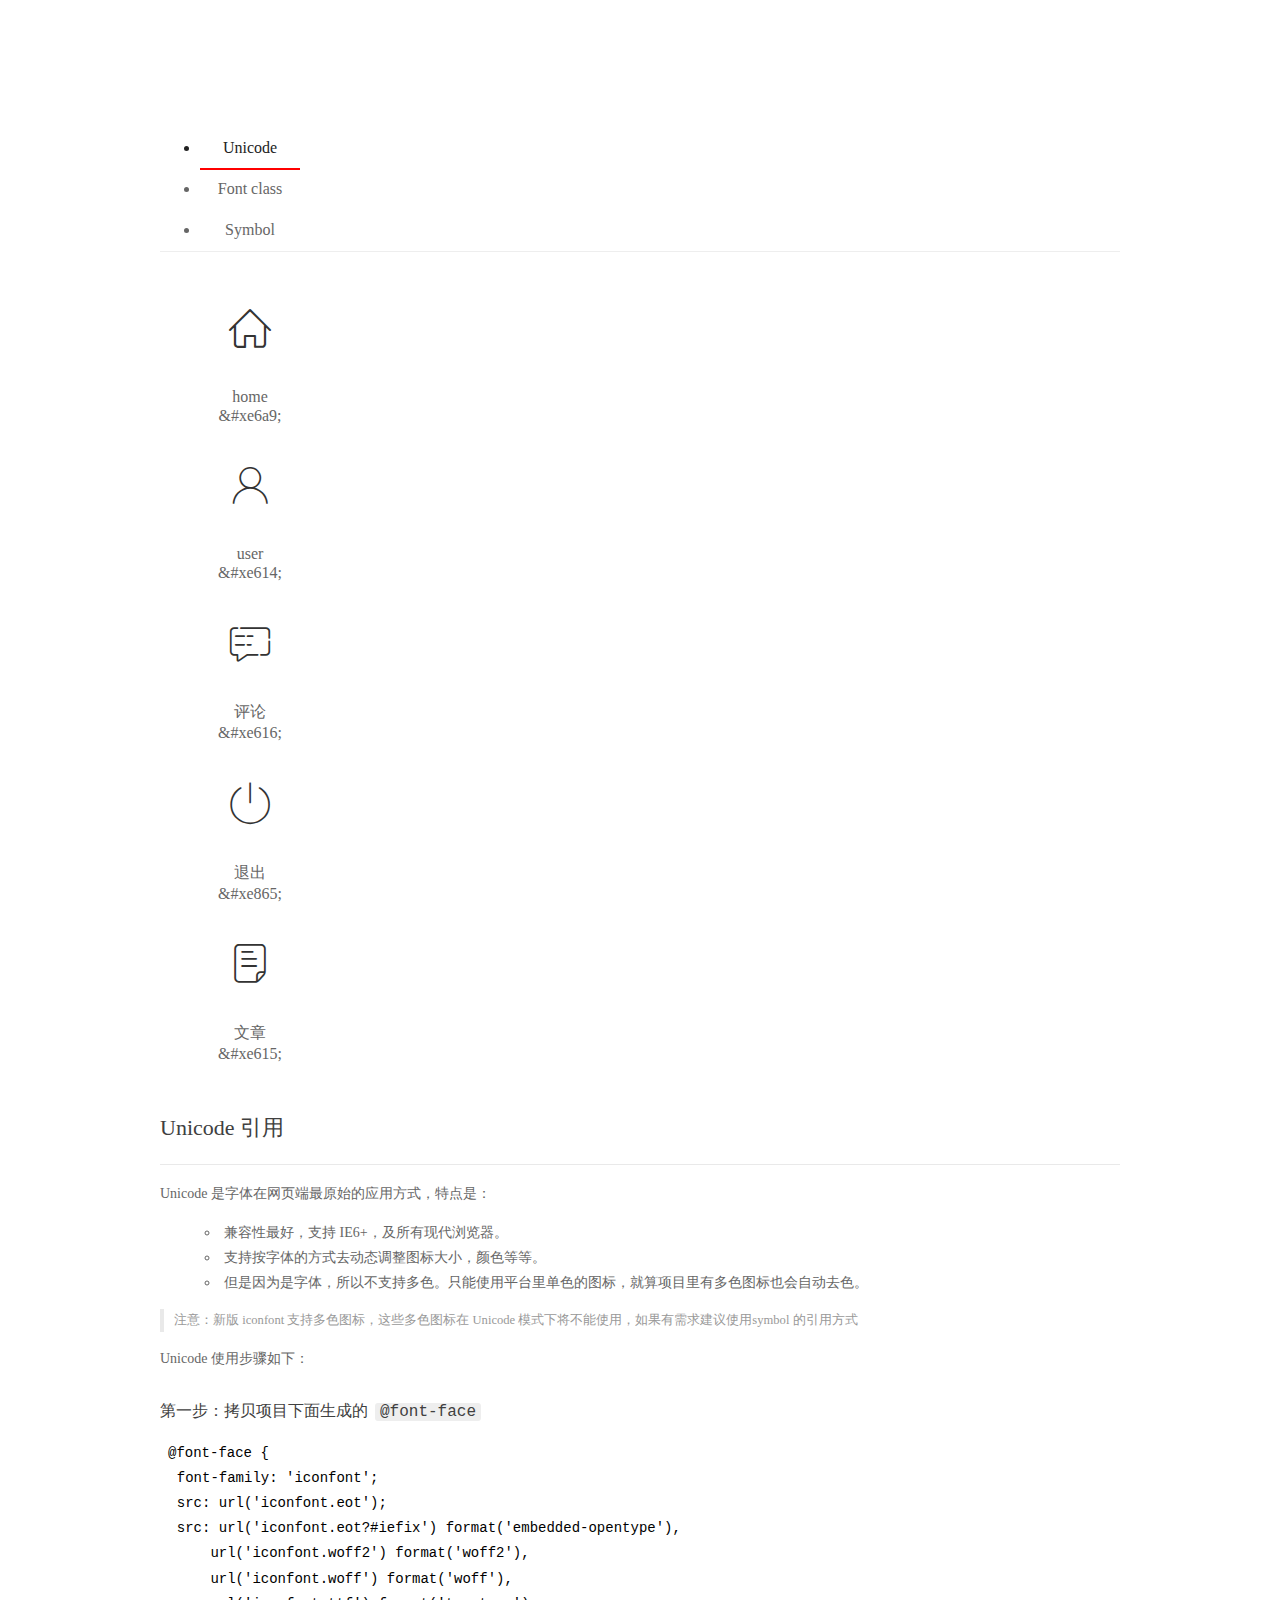
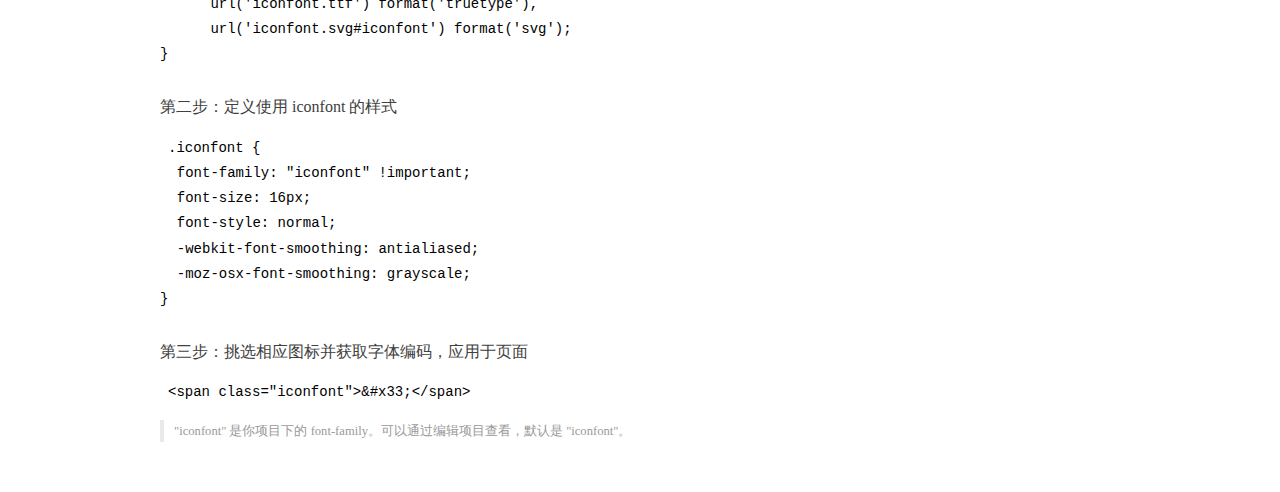
<file: day01/code/assets/fonts/demo_index.html>
<!DOCTYPE html>
<html>
<head>
  <meta charset="utf-8"/>
  <title>IconFont Demo</title>
  <link rel="shortcut icon" href="https://gtms04.alicdn.com/tps/i4/TB1_oz6GVXXXXaFXpXXJDFnIXXX-64-64.ico" type="image/x-icon"/>
  <link rel="stylesheet" href="https://g.alicdn.com/thx/cube/1.3.2/cube.min.css">
  <link rel="stylesheet" href="demo.css">
  <link rel="stylesheet" href="iconfont.css">
  <script src="iconfont.js"></script>
  <!-- jQuery -->
  <script src="https://a1.alicdn.com/oss/uploads/2018/12/26/7bfddb60-08e8-11e9-9b04-53e73bb6408b.js"></script>
  <!-- 代码高亮 -->
  <script src="https://a1.alicdn.com/oss/uploads/2018/12/26/a3f714d0-08e6-11e9-8a15-ebf944d7534c.js"></script>
</head>
<body>
  <div class="main">
    <h1 class="logo"><a href="https://www.iconfont.cn/" title="iconfont 首页" target="_blank">&#xe86b;</a></h1>
    <div class="nav-tabs">
      <ul id="tabs" class="dib-box">
        <li class="dib active"><span>Unicode</span></li>
        <li class="dib"><span>Font class</span></li>
        <li class="dib"><span>Symbol</span></li>
      </ul>
      
    </div>
    <div class="tab-container">
      <div class="content unicode" style="display: block;">
          <ul class="icon_lists dib-box">
          
            <li class="dib">
              <span class="icon iconfont">&#xe6a9;</span>
                <div class="name">home</div>
                <div class="code-name">&amp;#xe6a9;</div>
              </li>
          
            <li class="dib">
              <span class="icon iconfont">&#xe614;</span>
                <div class="name">user</div>
                <div class="code-name">&amp;#xe614;</div>
              </li>
          
            <li class="dib">
              <span class="icon iconfont">&#xe616;</span>
                <div class="name">评论</div>
                <div class="code-name">&amp;#xe616;</div>
              </li>
          
            <li class="dib">
              <span class="icon iconfont">&#xe865;</span>
                <div class="name">退出</div>
                <div class="code-name">&amp;#xe865;</div>
              </li>
          
            <li class="dib">
              <span class="icon iconfont">&#xe615;</span>
                <div class="name">文章</div>
                <div class="code-name">&amp;#xe615;</div>
              </li>
          
          </ul>
          <div class="article markdown">
          <h2 id="unicode-">Unicode 引用</h2>
          <hr>

          <p>Unicode 是字体在网页端最原始的应用方式，特点是：</p>
          <ul>
            <li>兼容性最好，支持 IE6+，及所有现代浏览器。</li>
            <li>支持按字体的方式去动态调整图标大小，颜色等等。</li>
            <li>但是因为是字体，所以不支持多色。只能使用平台里单色的图标，就算项目里有多色图标也会自动去色。</li>
          </ul>
          <blockquote>
            <p>注意：新版 iconfont 支持多色图标，这些多色图标在 Unicode 模式下将不能使用，如果有需求建议使用symbol 的引用方式</p>
          </blockquote>
          <p>Unicode 使用步骤如下：</p>
          <h3 id="-font-face">第一步：拷贝项目下面生成的 <code>@font-face</code></h3>
<pre><code class="language-css"
>@font-face {
  font-family: 'iconfont';
  src: url('iconfont.eot');
  src: url('iconfont.eot?#iefix') format('embedded-opentype'),
      url('iconfont.woff2') format('woff2'),
      url('iconfont.woff') format('woff'),
      url('iconfont.ttf') format('truetype'),
      url('iconfont.svg#iconfont') format('svg');
}
</code></pre>
          <h3 id="-iconfont-">第二步：定义使用 iconfont 的样式</h3>
<pre><code class="language-css"
>.iconfont {
  font-family: "iconfont" !important;
  font-size: 16px;
  font-style: normal;
  -webkit-font-smoothing: antialiased;
  -moz-osx-font-smoothing: grayscale;
}
</code></pre>
          <h3 id="-">第三步：挑选相应图标并获取字体编码，应用于页面</h3>
<pre>
<code class="language-html"
>&lt;span class="iconfont"&gt;&amp;#x33;&lt;/span&gt;
</code></pre>
          <blockquote>
            <p>"iconfont" 是你项目下的 font-family。可以通过编辑项目查看，默认是 "iconfont"。</p>
          </blockquote>
          </div>
      </div>
      <div class="content font-class">
        <ul class="icon_lists dib-box">
          
          <li class="dib">
            <span class="icon iconfont icon-home"></span>
            <div class="name">
              home
            </div>
            <div class="code-name">.icon-home
            </div>
          </li>
          
          <li class="dib">
            <span class="icon iconfont icon-user"></span>
            <div class="name">
              user
            </div>
            <div class="code-name">.icon-user
            </div>
          </li>
          
          <li class="dib">
            <span class="icon iconfont icon-pinglun"></span>
            <div class="name">
              评论
            </div>
            <div class="code-name">.icon-pinglun
            </div>
          </li>
          
          <li class="dib">
            <span class="icon iconfont icon-tuichu"></span>
            <div class="name">
              退出
            </div>
            <div class="code-name">.icon-tuichu
            </div>
          </li>
          
          <li class="dib">
            <span class="icon iconfont icon-16"></span>
            <div class="name">
              文章
            </div>
            <div class="code-name">.icon-16
            </div>
          </li>
          
        </ul>
        <div class="article markdown">
        <h2 id="font-class-">font-class 引用</h2>
        <hr>

        <p>font-class 是 Unicode 使用方式的一种变种，主要是解决 Unicode 书写不直观，语意不明确的问题。</p>
        <p>与 Unicode 使用方式相比，具有如下特点：</p>
        <ul>
          <li>兼容性良好，支持 IE8+，及所有现代浏览器。</li>
          <li>相比于 Unicode 语意明确，书写更直观。可以很容易分辨这个 icon 是什么。</li>
          <li>因为使用 class 来定义图标，所以当要替换图标时，只需要修改 class 里面的 Unicode 引用。</li>
          <li>不过因为本质上还是使用的字体，所以多色图标还是不支持的。</li>
        </ul>
        <p>使用步骤如下：</p>
        <h3 id="-fontclass-">第一步：引入项目下面生成的 fontclass 代码：</h3>
<pre><code class="language-html">&lt;link rel="stylesheet" href="./iconfont.css"&gt;
</code></pre>
        <h3 id="-">第二步：挑选相应图标并获取类名，应用于页面：</h3>
<pre><code class="language-html">&lt;span class="iconfont icon-xxx"&gt;&lt;/span&gt;
</code></pre>
        <blockquote>
          <p>"
            iconfont" 是你项目下的 font-family。可以通过编辑项目查看，默认是 "iconfont"。</p>
        </blockquote>
      </div>
      </div>
      <div class="content symbol">
          <ul class="icon_lists dib-box">
          
            <li class="dib">
                <svg class="icon svg-icon" aria-hidden="true">
                  <use xlink:href="#icon-home"></use>
                </svg>
                <div class="name">home</div>
                <div class="code-name">#icon-home</div>
            </li>
          
            <li class="dib">
                <svg class="icon svg-icon" aria-hidden="true">
                  <use xlink:href="#icon-user"></use>
                </svg>
                <div class="name">user</div>
                <div class="code-name">#icon-user</div>
            </li>
          
            <li class="dib">
                <svg class="icon svg-icon" aria-hidden="true">
                  <use xlink:href="#icon-pinglun"></use>
                </svg>
                <div class="name">评论</div>
                <div class="code-name">#icon-pinglun</div>
            </li>
          
            <li class="dib">
                <svg class="icon svg-icon" aria-hidden="true">
                  <use xlink:href="#icon-tuichu"></use>
                </svg>
                <div class="name">退出</div>
                <div class="code-name">#icon-tuichu</div>
            </li>
          
            <li class="dib">
                <svg class="icon svg-icon" aria-hidden="true">
                  <use xlink:href="#icon-16"></use>
                </svg>
                <div class="name">文章</div>
                <div class="code-name">#icon-16</div>
            </li>
          
          </ul>
          <div class="article markdown">
          <h2 id="symbol-">Symbol 引用</h2>
          <hr>

          <p>这是一种全新的使用方式，应该说这才是未来的主流，也是平台目前推荐的用法。相关介绍可以参考这篇<a href="">文章</a>
            这种用法其实是做了一个 SVG 的集合，与另外两种相比具有如下特点：</p>
          <ul>
            <li>支持多色图标了，不再受单色限制。</li>
            <li>通过一些技巧，支持像字体那样，通过 <code>font-size</code>, <code>color</code> 来调整样式。</li>
            <li>兼容性较差，支持 IE9+，及现代浏览器。</li>
            <li>浏览器渲染 SVG 的性能一般，还不如 png。</li>
          </ul>
          <p>使用步骤如下：</p>
          <h3 id="-symbol-">第一步：引入项目下面生成的 symbol 代码：</h3>
<pre><code class="language-html">&lt;script src="./iconfont.js"&gt;&lt;/script&gt;
</code></pre>
          <h3 id="-css-">第二步：加入通用 CSS 代码（引入一次就行）：</h3>
<pre><code class="language-html">&lt;style&gt;
.icon {
  width: 1em;
  height: 1em;
  vertical-align: -0.15em;
  fill: currentColor;
  overflow: hidden;
}
&lt;/style&gt;
</code></pre>
          <h3 id="-">第三步：挑选相应图标并获取类名，应用于页面：</h3>
<pre><code class="language-html">&lt;svg class="icon" aria-hidden="true"&gt;
  &lt;use xlink:href="#icon-xxx"&gt;&lt;/use&gt;
&lt;/svg&gt;
</code></pre>
          </div>
      </div>

    </div>
  </div>
  <script>
  $(document).ready(function () {
      $('.tab-container .content:first').show()

      $('#tabs li').click(function (e) {
        var tabContent = $('.tab-container .content')
        var index = $(this).index()

        if ($(this).hasClass('active')) {
          return
        } else {
          $('#tabs li').removeClass('active')
          $(this).addClass('active')

          tabContent.hide().eq(index).fadeIn()
        }
      })
    })
  </script>
</body>
</html>
</file>
<file: day01/code/assets/fonts/demo.css>
/* Logo 字体 */
@font-face {
  font-family: "iconfont logo";
  src: url('https://at.alicdn.com/t/font_985780_km7mi63cihi.eot?t=1545807318834');
  src: url('https://at.alicdn.com/t/font_985780_km7mi63cihi.eot?t=1545807318834#iefix') format('embedded-opentype'),
    url('https://at.alicdn.com/t/font_985780_km7mi63cihi.woff?t=1545807318834') format('woff'),
    url('https://at.alicdn.com/t/font_985780_km7mi63cihi.ttf?t=1545807318834') format('truetype'),
    url('https://at.alicdn.com/t/font_985780_km7mi63cihi.svg?t=1545807318834#iconfont') format('svg');
}

.logo {
  font-family: "iconfont logo";
  font-size: 160px;
  font-style: normal;
  -webkit-font-smoothing: antialiased;
  -moz-osx-font-smoothing: grayscale;
}

/* tabs */
.nav-tabs {
  position: relative;
}

.nav-tabs .nav-more {
  position: absolute;
  right: 0;
  bottom: 0;
  height: 42px;
  line-height: 42px;
  color: #666;
}

#tabs {
  border-bottom: 1px solid #eee;
}

#tabs li {
  cursor: pointer;
  width: 100px;
  height: 40px;
  line-height: 40px;
  text-align: center;
  font-size: 16px;
  border-bottom: 2px solid transparent;
  position: relative;
  z-index: 1;
  margin-bottom: -1px;
  color: #666;
}


#tabs .active {
  border-bottom-color: #f00;
  color: #222;
}

.tab-container .content {
  display: none;
}

/* 页面布局 */
.main {
  padding: 30px 100px;
  width: 960px;
  margin: 0 auto;
}

.main .logo {
  color: #333;
  text-align: left;
  margin-bottom: 30px;
  line-height: 1;
  height: 110px;
  margin-top: -50px;
  overflow: hidden;
  *zoom: 1;
}

.main .logo a {
  font-size: 160px;
  color: #333;
}

.helps {
  margin-top: 40px;
}

.helps pre {
  padding: 20px;
  margin: 10px 0;
  border: solid 1px #e7e1cd;
  background-color: #fffdef;
  overflow: auto;
}

.icon_lists {
  width: 100% !important;
  overflow: hidden;
  *zoom: 1;
}

.icon_lists li {
  width: 100px;
  margin-bottom: 10px;
  margin-right: 20px;
  text-align: center;
  list-style: none !important;
  cursor: default;
}

.icon_lists li .code-name {
  line-height: 1.2;
}

.icon_lists .icon {
  display: block;
  height: 100px;
  line-height: 100px;
  font-size: 42px;
  margin: 10px auto;
  color: #333;
  -webkit-transition: font-size 0.25s linear, width 0.25s linear;
  -moz-transition: font-size 0.25s linear, width 0.25s linear;
  transition: font-size 0.25s linear, width 0.25s linear;
}

.icon_lists .icon:hover {
  font-size: 100px;
}

.icon_lists .svg-icon {
  /* 通过设置 font-size 来改变图标大小 */
  width: 1em;
  /* 图标和文字相邻时，垂直对齐 */
  vertical-align: -0.15em;
  /* 通过设置 color 来改变 SVG 的颜色/fill */
  fill: currentColor;
  /* path 和 stroke 溢出 viewBox 部分在 IE 下会显示
      normalize.css 中也包含这行 */
  overflow: hidden;
}

.icon_lists li .name,
.icon_lists li .code-name {
  color: #666;
}

/* markdown 样式 */
.markdown {
  color: #666;
  font-size: 14px;
  line-height: 1.8;
}

.highlight {
  line-height: 1.5;
}

.markdown img {
  vertical-align: middle;
  max-width: 100%;
}

.markdown h1 {
  color: #404040;
  font-weight: 500;
  line-height: 40px;
  margin-bottom: 24px;
}

.markdown h2,
.markdown h3,
.markdown h4,
.markdown h5,
.markdown h6 {
  color: #404040;
  margin: 1.6em 0 0.6em 0;
  font-weight: 500;
  clear: both;
}

.markdown h1 {
  font-size: 28px;
}

.markdown h2 {
  font-size: 22px;
}

.markdown h3 {
  font-size: 16px;
}

.markdown h4 {
  font-size: 14px;
}

.markdown h5 {
  font-size: 12px;
}

.markdown h6 {
  font-size: 12px;
}

.markdown hr {
  height: 1px;
  border: 0;
  background: #e9e9e9;
  margin: 16px 0;
  clear: both;
}

.markdown p {
  margin: 1em 0;
}

.markdown>p,
.markdown>blockquote,
.markdown>.highlight,
.markdown>ol,
.markdown>ul {
  width: 80%;
}

.markdown ul>li {
  list-style: circle;
}

.markdown>ul li,
.markdown blockquote ul>li {
  margin-left: 20px;
  padding-left: 4px;
}

.markdown>ul li p,
.markdown>ol li p {
  margin: 0.6em 0;
}

.markdown ol>li {
  list-style: decimal;
}

.markdown>ol li,
.markdown blockquote ol>li {
  margin-left: 20px;
  padding-left: 4px;
}

.markdown code {
  margin: 0 3px;
  padding: 0 5px;
  background: #eee;
  border-radius: 3px;
}

.markdown strong,
.markdown b {
  font-weight: 600;
}

.markdown>table {
  border-collapse: collapse;
  border-spacing: 0px;
  empty-cells: show;
  border: 1px solid #e9e9e9;
  width: 95%;
  margin-bottom: 24px;
}

.markdown>table th {
  white-space: nowrap;
  color: #333;
  font-weight: 600;
}

.markdown>table th,
.markdown>table td {
  border: 1px solid #e9e9e9;
  padding: 8px 16px;
  text-align: left;
}

.markdown>table th {
  background: #F7F7F7;
}

.markdown blockquote {
  font-size: 90%;
  color: #999;
  border-left: 4px solid #e9e9e9;
  padding-left: 0.8em;
  margin: 1em 0;
}

.markdown blockquote p {
  margin: 0;
}

.markdown .anchor {
  opacity: 0;
  transition: opacity 0.3s ease;
  margin-left: 8px;
}

.markdown .waiting {
  color: #ccc;
}

.markdown h1:hover .anchor,
.markdown h2:hover .anchor,
.markdown h3:hover .anchor,
.markdown h4:hover .anchor,
.markdown h5:hover .anchor,
.markdown h6:hover .anchor {
  opacity: 1;
  display: inline-block;
}

.markdown>br,
.markdown>p>br {
  clear: both;
}


.hljs {
  display: block;
  background: white;
  padding: 0.5em;
  color: #333333;
  overflow-x: auto;
}

.hljs-comment,
.hljs-meta {
  color: #969896;
}

.hljs-string,
.hljs-variable,
.hljs-template-variable,
.hljs-strong,
.hljs-emphasis,
.hljs-quote {
  color: #df5000;
}

.hljs-keyword,
.hljs-selector-tag,
.hljs-type {
  color: #a71d5d;
}

.hljs-literal,
.hljs-symbol,
.hljs-bullet,
.hljs-attribute {
  color: #0086b3;
}

.hljs-section,
.hljs-name {
  color: #63a35c;
}

.hljs-tag {
  color: #333333;
}

.hljs-title,
.hljs-attr,
.hljs-selector-id,
.hljs-selector-class,
.hljs-selector-attr,
.hljs-selector-pseudo {
  color: #795da3;
}

.hljs-addition {
  color: #55a532;
  background-color: #eaffea;
}

.hljs-deletion {
  color: #bd2c00;
  background-color: #ffecec;
}

.hljs-link {
  text-decoration: underline;
}

/* 代码高亮 */
/* PrismJS 1.15.0
https://prismjs.com/download.html#themes=prism&languages=markup+css+clike+javascript */
/**
 * prism.js default theme for JavaScript, CSS and HTML
 * Based on dabblet (http://dabblet.com)
 * @author Lea Verou
 */
code[class*="language-"],
pre[class*="language-"] {
  color: black;
  background: none;
  text-shadow: 0 1px white;
  font-family: Consolas, Monaco, 'Andale Mono', 'Ubuntu Mono', monospace;
  text-align: left;
  white-space: pre;
  word-spacing: normal;
  word-break: normal;
  word-wrap: normal;
  line-height: 1.5;

  -moz-tab-size: 4;
  -o-tab-size: 4;
  tab-size: 4;

  -webkit-hyphens: none;
  -moz-hyphens: none;
  -ms-hyphens: none;
  hyphens: none;
}

pre[class*="language-"]::-moz-selection,
pre[class*="language-"] ::-moz-selection,
code[class*="language-"]::-moz-selection,
code[class*="language-"] ::-moz-selection {
  text-shadow: none;
  background: #b3d4fc;
}

pre[class*="language-"]::selection,
pre[class*="language-"] ::selection,
code[class*="language-"]::selection,
code[class*="language-"] ::selection {
  text-shadow: none;
  background: #b3d4fc;
}

@media print {

  code[class*="language-"],
  pre[class*="language-"] {
    text-shadow: none;
  }
}

/* Code blocks */
pre[class*="language-"] {
  padding: 1em;
  margin: .5em 0;
  overflow: auto;
}

:not(pre)>code[class*="language-"],
pre[class*="language-"] {
  background: #f5f2f0;
}

/* Inline code */
:not(pre)>code[class*="language-"] {
  padding: .1em;
  border-radius: .3em;
  white-space: normal;
}

.token.comment,
.token.prolog,
.token.doctype,
.token.cdata {
  color: slategray;
}

.token.punctuation {
  color: #999;
}

.namespace {
  opacity: .7;
}

.token.property,
.token.tag,
.token.boolean,
.token.number,
.token.constant,
.token.symbol,
.token.deleted {
  color: #905;
}

.token.selector,
.token.attr-name,
.token.string,
.token.char,
.token.builtin,
.token.inserted {
  color: #690;
}

.token.operator,
.token.entity,
.token.url,
.language-css .token.string,
.style .token.string {
  color: #9a6e3a;
  background: hsla(0, 0%, 100%, .5);
}

.token.atrule,
.token.attr-value,
.token.keyword {
  color: #07a;
}

.token.function,
.token.class-name {
  color: #DD4A68;
}

.token.regex,
.token.important,
.token.variable {
  color: #e90;
}

.token.important,
.token.bold {
  font-weight: bold;
}

.token.italic {
  font-style: italic;
}

.token.entity {
  cursor: help;
}
</file>
<file: day01/code/assets/fonts/iconfont.css>
@font-face {font-family: "iconfont";
  src: url('iconfont.eot?t=1576139966484'); /* IE9 */
  src: url('iconfont.eot?t=1576139966484#iefix') format('embedded-opentype'), /* IE6-IE8 */
  url('[data-uri]') format('woff2'),
  url('iconfont.woff?t=1576139966484') format('woff'),
  url('iconfont.ttf?t=1576139966484') format('truetype'), /* chrome, firefox, opera, Safari, Android, iOS 4.2+ */
  url('iconfont.svg?t=1576139966484#iconfont') format('svg'); /* iOS 4.1- */
}

.iconfont {
  font-family: "iconfont" !important;
  font-size: 16px;
  font-style: normal;
  -webkit-font-smoothing: antialiased;
  -moz-osx-font-smoothing: grayscale;
}

.icon-home:before {
  content: "\e6a9";
}

.icon-user:before {
  content: "\e614";
}

.icon-pinglun:before {
  content: "\e616";
}

.icon-tuichu:before {
  content: "\e865";
}

.icon-16:before {
  content: "\e615";
}
</file>
